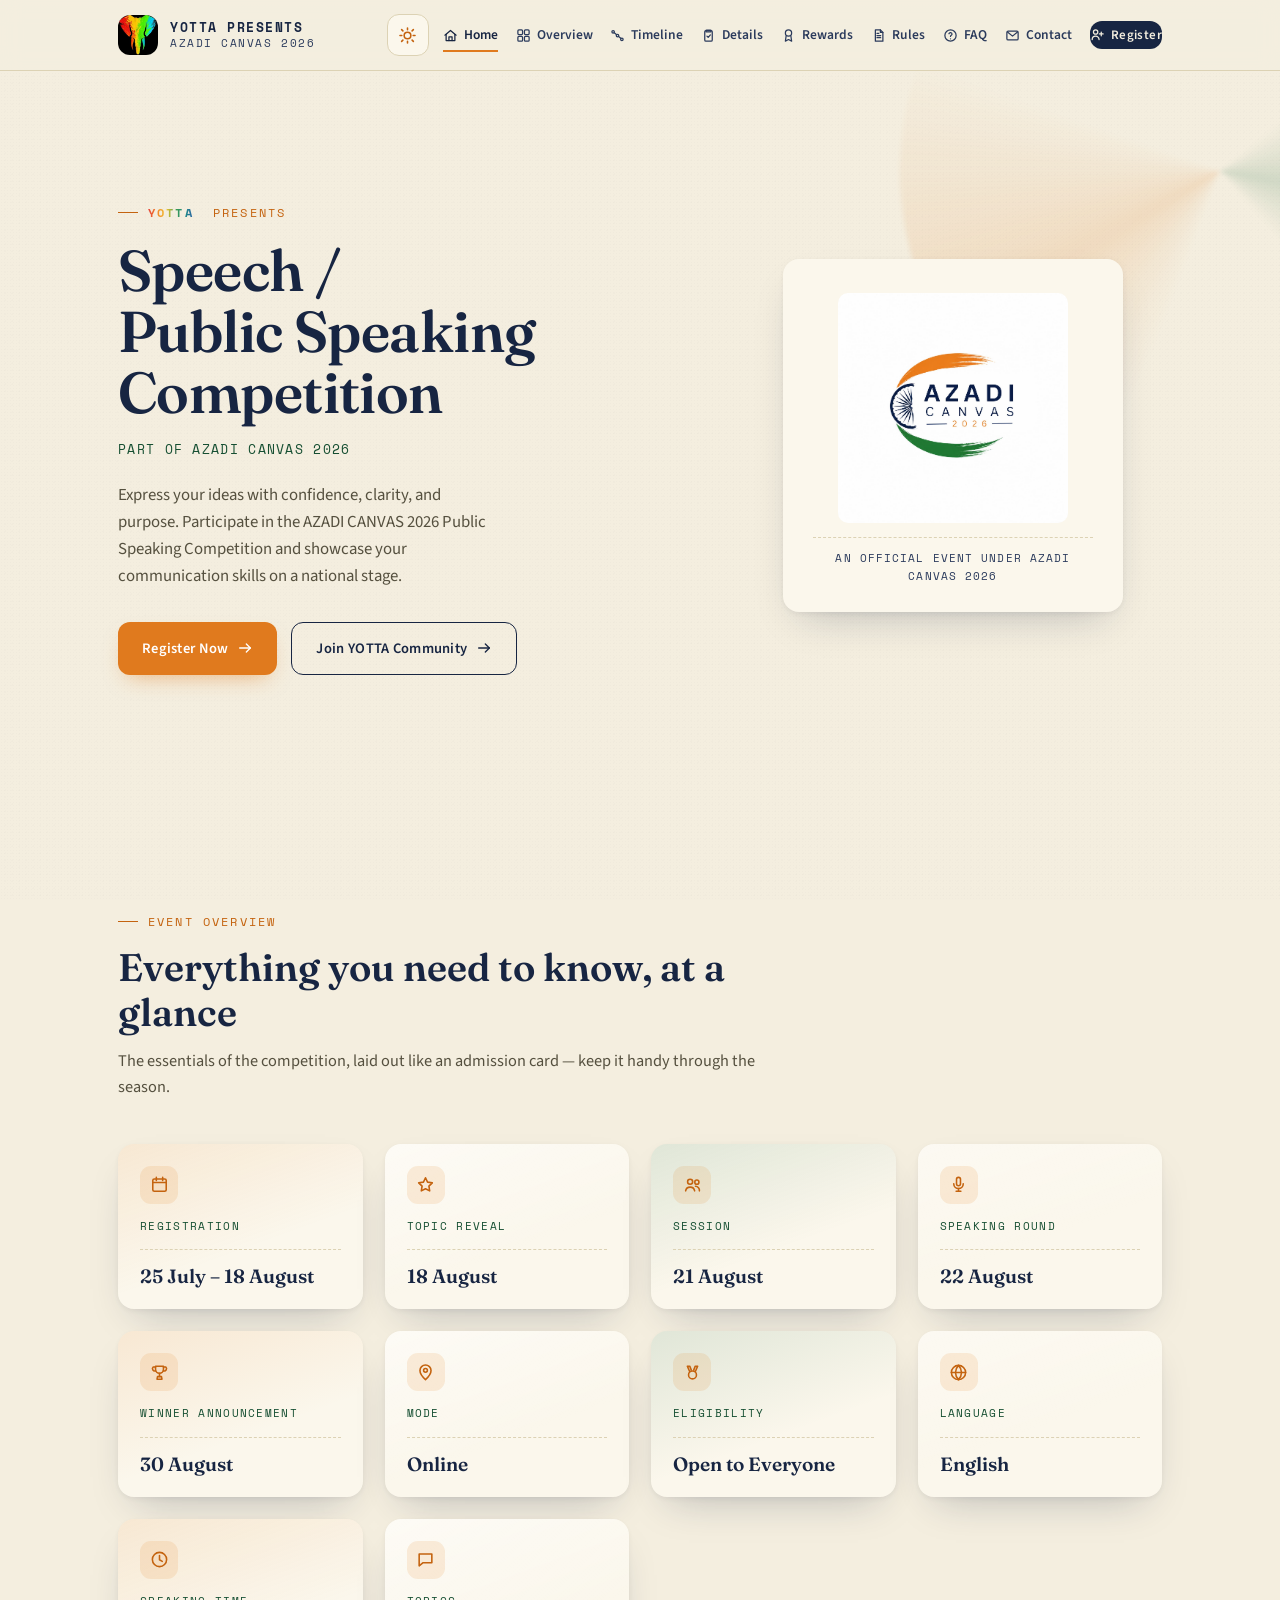
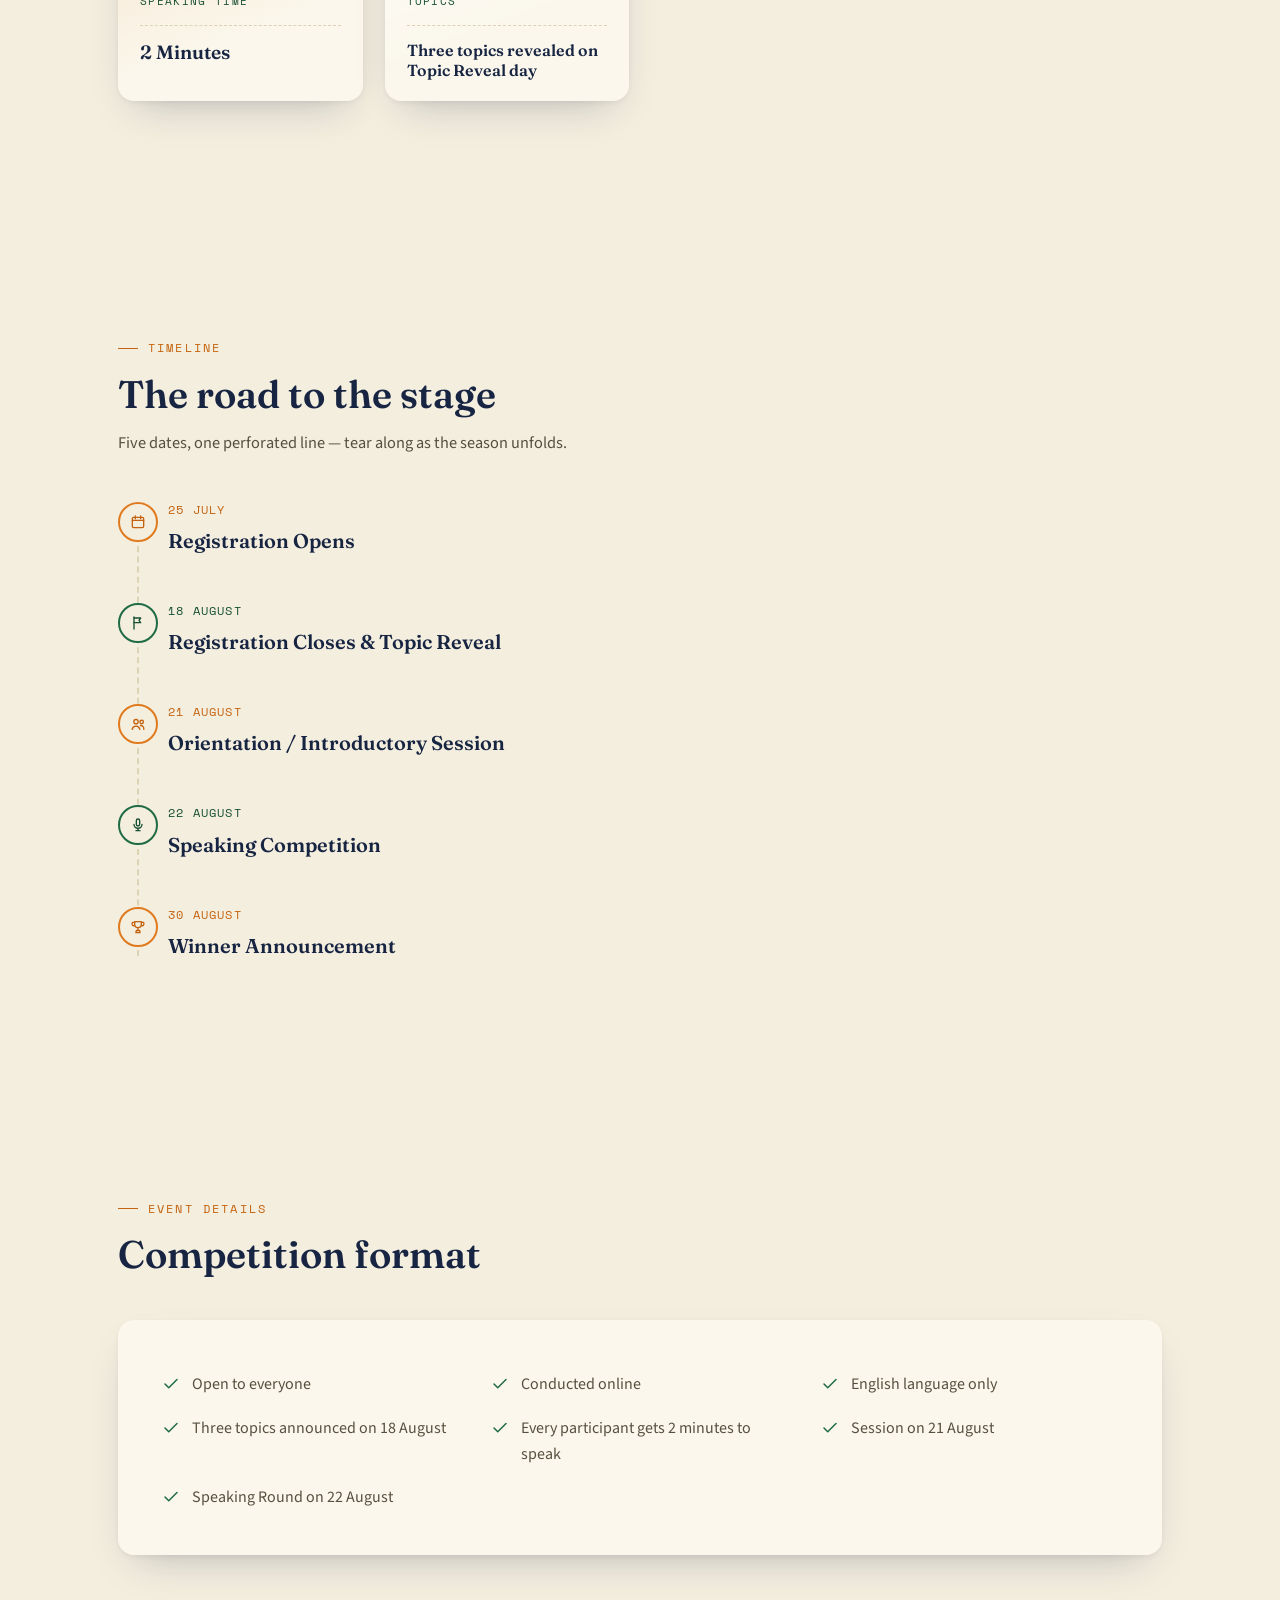
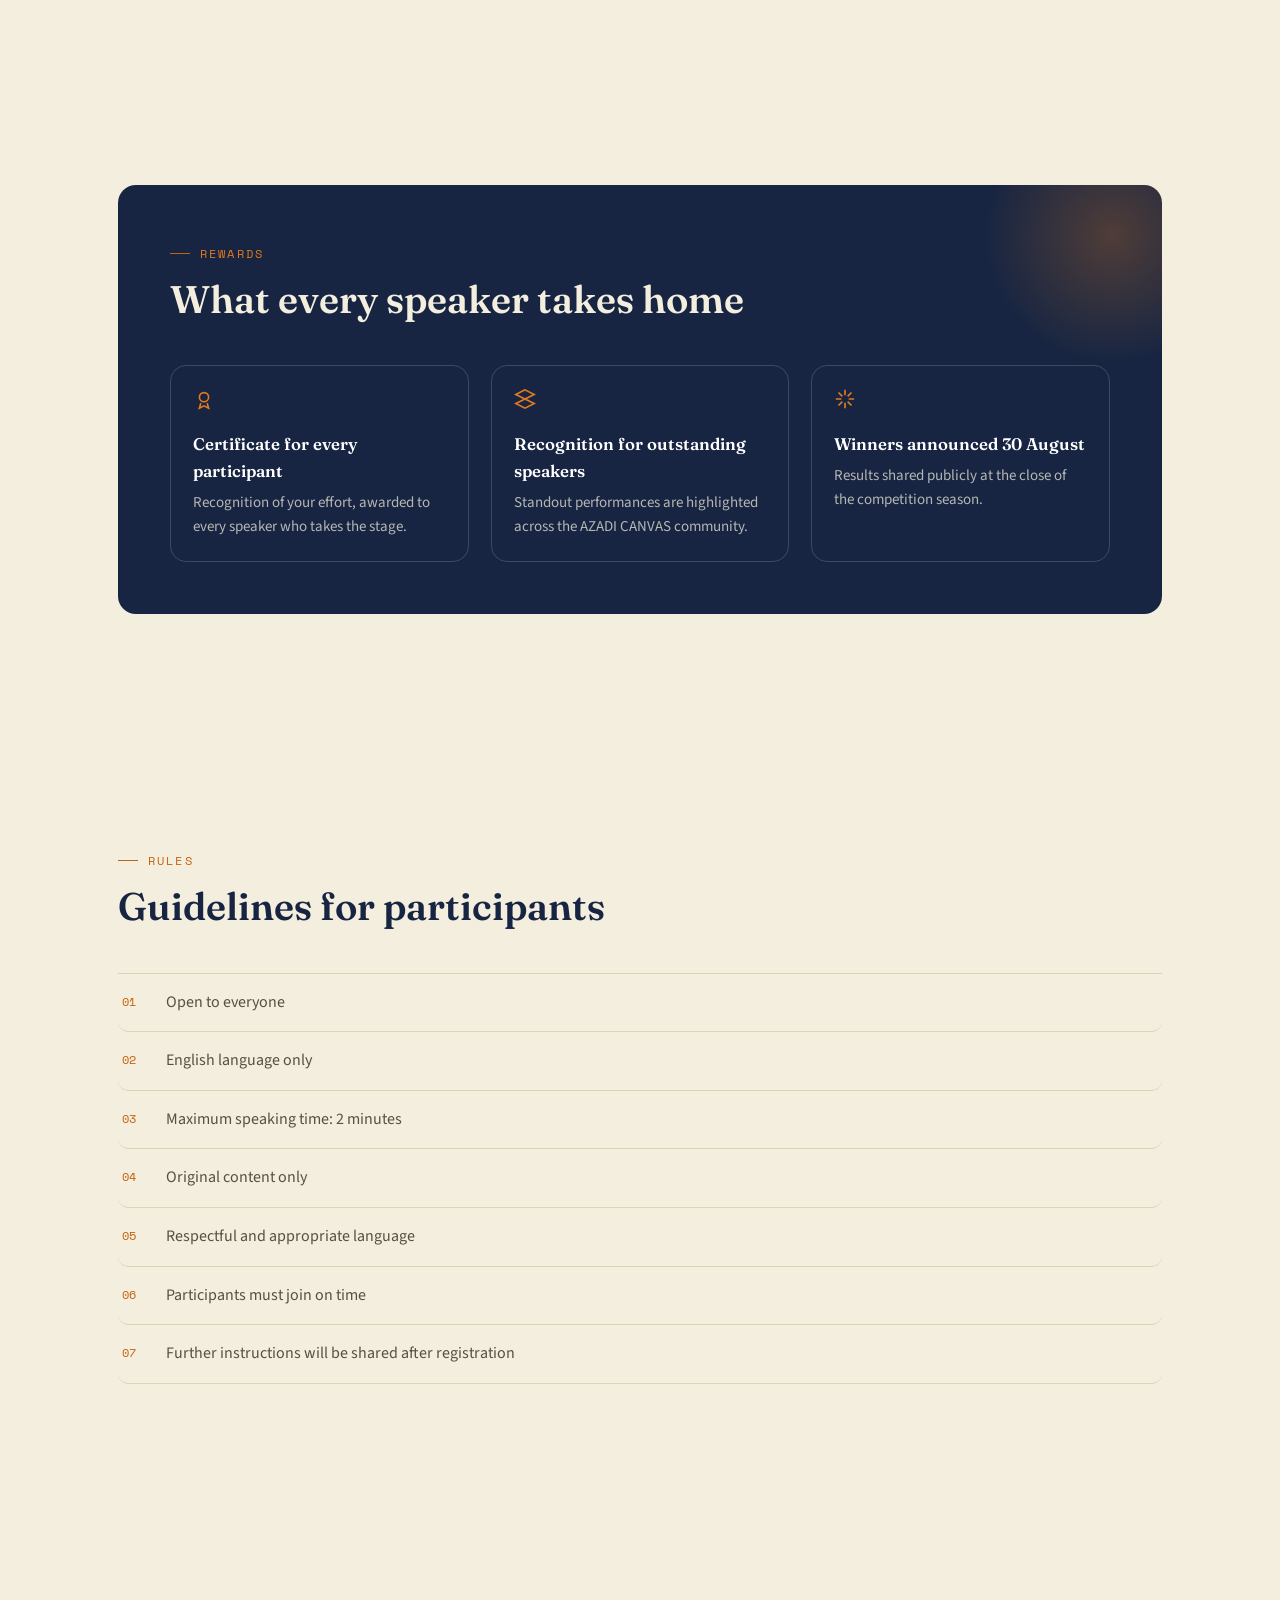
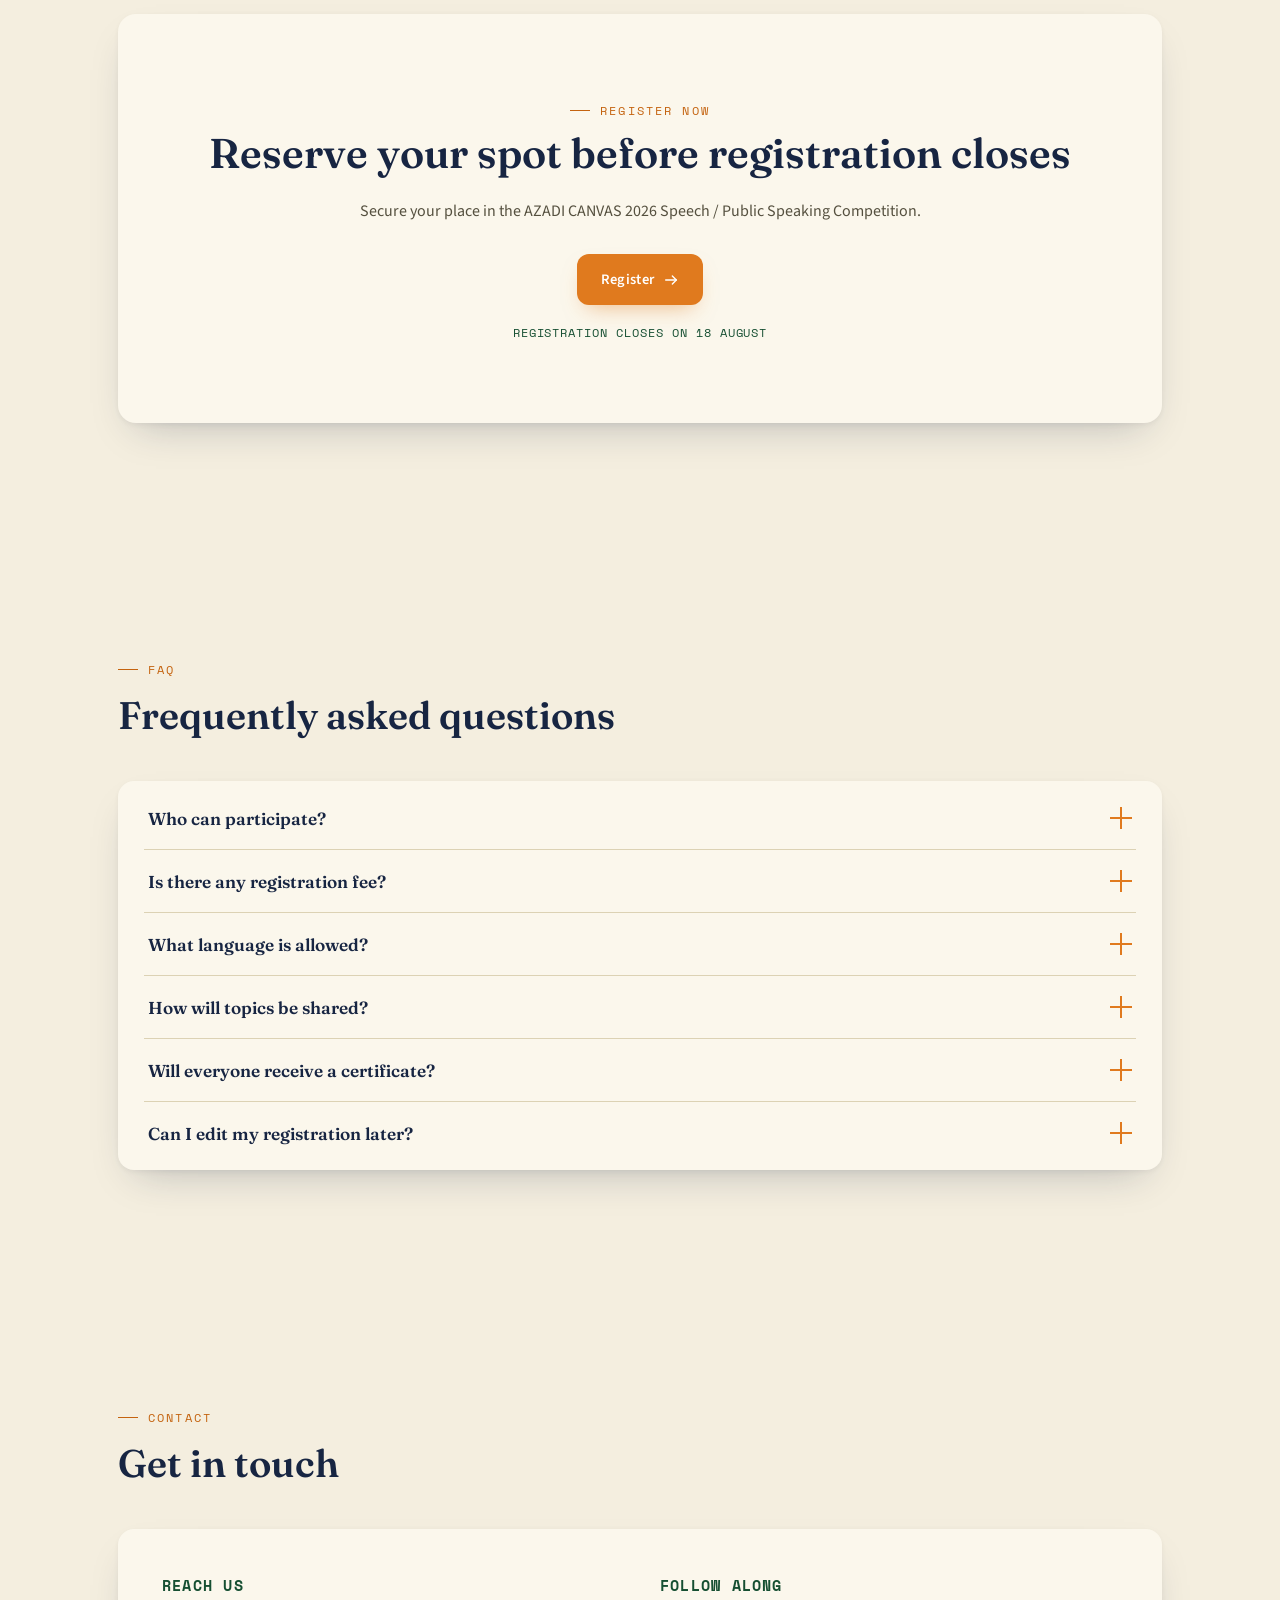
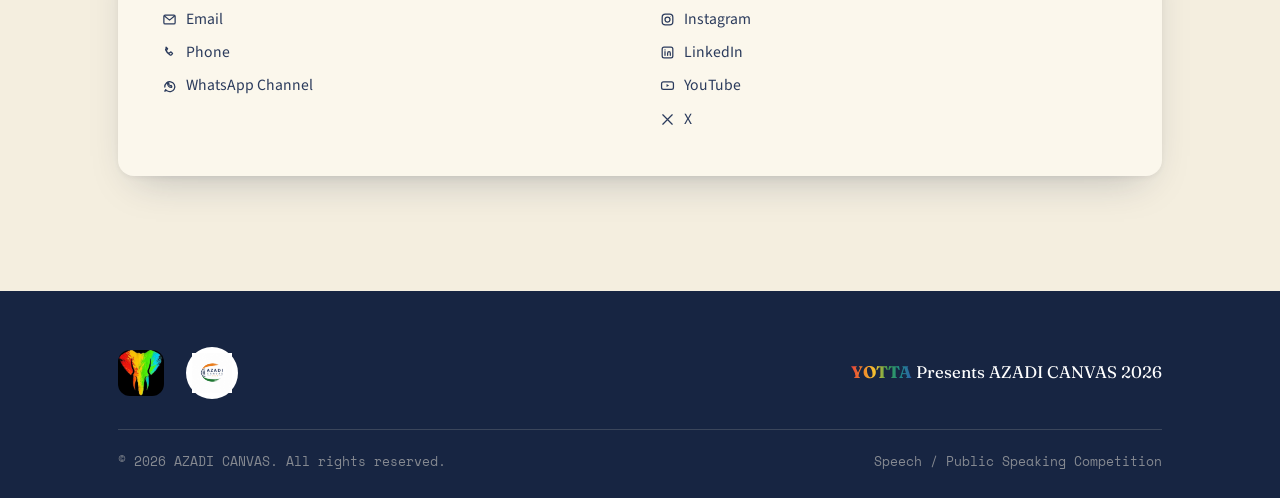
<file: index (1).html>
<!DOCTYPE html>
<html lang="en">
<head>
<meta charset="UTF-8">
<meta name="viewport" content="width=device-width, initial-scale=1.0">

<!-- ============================================================
     THEME INIT (runs before first paint to avoid a light/dark
     flash). Reads saved choice from localStorage, falls back to
     the visitor's OS preference on their very first visit.
============================================================ -->
<script>
(function(){
  try{
    var saved = localStorage.getItem('acv-theme');
    var theme = saved || (window.matchMedia && window.matchMedia('(prefers-color-scheme: dark)').matches ? 'dark' : 'light');
    document.documentElement.setAttribute('data-theme', theme);
  }catch(e){ document.documentElement.setAttribute('data-theme','light'); }
})();
</script>

<title>Speech / Public Speaking Competition — AZADI CANVAS 2026 | YOTTA Presents</title>
<meta name="description" content="YOTTA Presents the AZADI CANVAS 2026 Speech / Public Speaking Competition. Express your ideas with confidence, clarity, and purpose on a national stage.">

<!-- ============================================================
     FONTS — unchanged from the original identity.
     Display : Fraunces  — editorial serif, dialled to a soft,
               ceremonial weight for headings.
     Body    : Source Sans 3 — quiet, legible humanist sans.
     Utility : Space Mono — typewriter/ticket-stub voice used for
               dates, eyebrows and the "admission ticket" motif.
============================================================ -->
<link rel="preconnect" href="https://fonts.googleapis.com">
<link rel="preconnect" href="https://fonts.gstatic.com" crossorigin>
<link href="https://fonts.googleapis.com/css2?family=Fraunces:ital,opsz,wght@0,9..144,400;0,9..144,500;0,9..144,600;0,9..144,700;1,9..144,500&family=Source+Sans+3:wght@400;500;600;700&family=Space+Mono:wght@400;700&display=swap" rel="stylesheet">

<style>
/* ==========================================================================
   0. DESIGN TOKENS
   Every colour / type / spacing decision on the page is derived from
   this block. Edit here to re-skin the whole page.

   NEW: colours are split into (a) raw brand tokens — the fixed AZADI
   CANVAS palette, which barely change between themes — and (b) semantic
   role tokens (--bg-page, --text-primary, etc.) which DO switch under
   [data-theme="dark"]. Every rule below reads the semantic tokens, so
   the whole page re-themes from these two blocks alone.
   ========================================================================== */
:root{
  /* --- raw brand colour: AZADI CANVAS palette, kept subtle & elegant --- */
  --navy:        #172542;
  --navy-soft:   #2b3b5c;
  --saffron:     #E07A1E;
  --saffron-deep:#C4630F;
  --green:       #1E6B44;
  --green-deep:  #164F32;
  --white:       #FFFFFF;

  /* --- YOTTA gradient, sampled from the YOTTA elephant mark (constant across themes) --- */
  --yotta-gradient: linear-gradient(90deg,#E7423A 0%,#F0872A 20%,#F4C430 40%,#3E9B4F 60%,#1E8C86 80%,#2F5FA8 100%);

  /* --- type (unchanged) --- */
  --font-display: "Fraunces", Georgia, serif;
  --font-body: "Source Sans 3", -apple-system, BlinkMacSystemFont, sans-serif;
  --font-mono: "Space Mono", "Courier New", monospace;

  /* --- rhythm --- */
  --section-pad: clamp(64px, 9vw, 128px);
  --radius: 16px;        /* NEW: premium rounded corners for cards      */
  --radius-sm: 12px;     /* NEW: buttons, chips, badges                 */
  --radius-lg: 18px;     /* NEW: large CTA / hero panels                */
  --nav-offset: 96px;    /* NEW: sticky-nav scroll offset               */
  --t: 320ms ease;       /* NEW: shared transition timing (theme + hover) */

  /* ---- LIGHT MODE semantic roles (default) ---- */
  --bg-page:        #F4EEDF;  /* soft paper beige — page background   */
  --bg-card:        #FBF7EC;  /* lighter paper for cards               */
  --bg-inverse:     var(--navy); /* dark "ink" panels: rewards, footer, nav CTA */
  --text-primary:   var(--navy);
  --text-secondary: var(--navy-soft);
  --text-soft:      #55503f;  /* muted body text on paper              */
  --text-on-inverse:#F4EEDF;
  --text-accent-saffron: var(--saffron-deep);
  --text-accent-green:   var(--green-deep);
  --border-color:   #DCD2B4;
  --shadow:         0 18px 40px -18px rgba(23,37,66,0.28), 0 2px 6px rgba(23,37,66,0.06);
  --shadow-hover:   0 26px 52px -20px rgba(23,37,66,0.34), 0 6px 14px rgba(23,37,66,0.10);
  --nav-bg:         rgba(244,238,223,0.92);
  --texture-dot-a:  rgba(23,37,66,0.035);
  --texture-dot-b:  rgba(23,37,66,0.025);
}

/* ---- DARK MODE — an elegant ink-and-parchment-by-candlelight variant,
        not a simple colour inversion. Backgrounds move to a deep,
        warm-tinted navy (never pure black); ink panels (rewards/footer)
        go a shade darker still so they keep reading as accents; accent
        colours are lifted slightly so they stay legible as text. ---- */
[data-theme="dark"]{
  --bg-page:        #141F30;
  --bg-card:        #1B2A40;
  --bg-inverse:     #0B131F;
  --text-primary:   #F2ECDC;
  --text-secondary: #B9C4D9;
  --text-soft:      #B9AF97;
  --text-on-inverse:#F2ECDC;
  --text-accent-saffron: #F2A35C;
  --text-accent-green:   #74C89B;
  --border-color:   rgba(242,236,220,0.14);
  --shadow:         0 20px 46px -18px rgba(0,0,0,0.55), 0 2px 8px rgba(0,0,0,0.3);
  --shadow-hover:   0 30px 60px -20px rgba(0,0,0,0.6), 0 8px 18px rgba(0,0,0,0.35);
  --nav-bg:         rgba(20,31,48,0.88);
  --texture-dot-a:  rgba(242,236,220,0.045);
  --texture-dot-b:  rgba(242,236,220,0.03);
}

/* ==========================================================================
   1. RESET & BASE
   ========================================================================== */
*,*::before,*::after{ box-sizing:border-box; }
html{ scroll-behavior:smooth; }
@media (prefers-reduced-motion: reduce){
  html{ scroll-behavior:auto; }
  *,*::before,*::after{ animation-duration:0.001ms !important; animation-iteration-count:1 !important; transition-duration:0.001ms !important; }
}
body{
  margin:0;
  background:var(--bg-page);
  color:var(--text-primary);
  font-family:var(--font-body);
  font-size:16px;
  line-height:1.6;
  -webkit-font-smoothing:antialiased;
  overflow-x:hidden;
  transition:background-color var(--t), color var(--t);
}
img{ max-width:100%; display:block; }
a{ color:inherit; text-decoration:none; }
ul{ margin:0; padding:0; list-style:none; }
h1,h2,h3,h4{ margin:0; font-family:var(--font-display); font-weight:600; color:var(--text-primary); transition:color var(--t); }
p{ margin:0; }
button{ font-family:inherit; cursor:pointer; }
::selection{ background:var(--saffron); color:var(--white); }

/* focus visibility — accessibility floor */
a:focus-visible, button:focus-visible, summary:focus-visible{
  outline:2px solid var(--saffron);
  outline-offset:3px;
  border-radius:2px;
}

/* every section is scrollable to without hiding its heading behind the sticky nav */
section[id]{ scroll-margin-top: var(--nav-offset); }

.wrap{
  max-width:1140px;
  margin:0 auto;
  padding-left:clamp(20px,5vw,48px);
  padding-right:clamp(20px,5vw,48px);
}

/* subtle paper-grain texture applied globally via layered gradients (no external image request) */
body::before{
  content:"";
  position:fixed;
  inset:0;
  pointer-events:none;
  z-index:0;
  opacity:0.5;
  background-image:
    radial-gradient(var(--texture-dot-a) 1px, transparent 1px),
    radial-gradient(var(--texture-dot-b) 1px, transparent 1px);
  background-size: 3px 3px, 7px 7px;
  background-position: 0 0, 2px 3px;
  transition:opacity var(--t);
}

/* eyebrow label — ticket / stamp voice */
.eyebrow{
  display:inline-flex;
  align-items:center;
  gap:10px;
  font-family:var(--font-mono);
  font-size:12px;
  letter-spacing:0.18em;
  text-transform:uppercase;
  color:var(--text-accent-saffron);
  transition:color var(--t);
}
.eyebrow::before{
  content:"";
  width:20px; height:1px;
  background:var(--text-accent-saffron);
  transition:background-color var(--t);
}

/* YOTTA gradient text, reused wherever the word YOTTA appears */
.yotta-grad{
  background:var(--yotta-gradient);
  -webkit-background-clip:text;
  background-clip:text;
  color:transparent;
  font-weight:700;
}

/* ==========================================================================
   2. TORN / DECKLED PAPER EDGES  (unchanged technique, now theme-aware)
   ========================================================================== */
.torn-top, .torn-bottom{ position:relative; }
.torn-top::before, .torn-bottom::after{
  content:"";
  position:absolute;
  left:0; right:0;
  height:14px;
  background-color:var(--bg-card);
  transition:background-color var(--t);
}
.torn-top::before{
  top:-13px;
  clip-path:polygon(0% 100%,2% 30%,5% 90%,8% 20%,12% 80%,16% 10%,20% 70%,24% 25%,28% 95%,32% 15%,36% 75%,40% 30%,44% 90%,48% 10%,52% 70%,56% 20%,60% 85%,64% 15%,68% 75%,72% 30%,76% 90%,80% 10%,84% 70%,88% 25%,92% 95%,96% 15%,100% 100%,100% 100%,0 100%);
}
.torn-bottom::after{
  bottom:-13px;
  clip-path:polygon(0% 0%,4% 85%,8% 15%,12% 80%,16% 20%,20% 90%,24% 10%,28% 75%,32% 25%,36% 95%,40% 15%,44% 70%,48% 30%,52% 85%,56% 20%,60% 80%,64% 10%,68% 90%,72% 25%,76% 75%,80% 15%,84% 85%,88% 20%,92% 90%,96% 10%,100% 0%,100% 0%,0 0%);
}

.paper-card{
  background:var(--bg-card);
  box-shadow:var(--shadow);
  border-radius:var(--radius);
  transition:background-color var(--t), box-shadow var(--t), transform var(--t);
}

/* perforation row — the ticket-stub signature motif (utility, kept for future use) */
.perforation{ display:flex; gap:9px; padding:0 18px; }
.perforation span{
  width:8px; height:8px;
  border-radius:50%;
  background:var(--bg-page);
  box-shadow:inset 0 1px 2px rgba(23,37,66,0.25);
  flex:none;
  transition:background-color var(--t);
}

/* ==========================================================================
   ICON SYSTEM
   A single hidden <svg><symbol> sprite (see body) holds every icon used
   on the page; every visible icon is a lightweight <use> reference, so
   there is exactly one copy of each path to maintain.
   ========================================================================== */
.icon{
  width:18px; height:18px;
  flex:none;
  fill:none;
  stroke:currentColor;
}

/* ==========================================================================
   3. NAVIGATION
   ========================================================================== */
.site-nav{
  position:sticky;
  top:0;
  z-index:100;
  background:var(--nav-bg);
  backdrop-filter:blur(10px);
  border-bottom:1px solid var(--border-color);
  transition:background-color var(--t), border-color var(--t);
}
.nav-inner{
  display:flex;
  align-items:center;
  justify-content:space-between;
  gap:16px;
  padding-top:14px;
  padding-bottom:14px;
}
.nav-brand{
  display:flex;
  align-items:center;
  gap:12px;
  min-width:0;
}
.yotta-badge{
  width:40px; height:40px;
  border-radius:var(--radius-sm);
  background:var(--bg-inverse);
  display:flex; align-items:center; justify-content:center;
  overflow:hidden;
  flex:none;
  transition:background-color var(--t);
}
.yotta-badge img{ width:100%; height:100%; object-fit:cover; }
.nav-brand-text{
  font-family:var(--font-mono);
  font-size:11px;
  letter-spacing:0.14em;
  line-height:1.3;
  color:var(--text-secondary);
  text-transform:uppercase;
  white-space:nowrap;
  transition:color var(--t);
}
.nav-brand-text strong{
  display:block;
  font-size:13px;
  color:var(--text-primary);
  transition:color var(--t);
}

/* right-hand cluster: nav links + theme toggle + hamburger, grouped so the
   toggle stays visible even when the link list is collapsed on mobile */
.nav-right{
  display:flex;
  align-items:center;
  gap:14px;
  flex:none;
}

.nav-links{
  display:flex;
  align-items:center;
  gap:clamp(10px,1.4vw,22px);
  font-size:13.5px;
  font-weight:600;
}
.nav-links a{
  position:relative;
  display:flex;
  align-items:center;
  gap:6px;
  padding:4px 0;
  color:var(--text-secondary);
  transition:color 0.2s ease;
  white-space:nowrap;
}
.nav-links a .icon{ width:15px; height:15px; }
.nav-links a::after{
  content:"";
  position:absolute;
  left:0; right:100%;
  bottom:-2px;
  height:2px;
  background:var(--saffron);
  transition:right 0.25s ease;
}
.nav-links a:hover{ color:var(--text-primary); }
.nav-links a:hover::after{ right:0; }
/* active section highlight, set by the scroll-spy script */
.nav-links a.active{ color:var(--text-primary); }
.nav-links a.active::after{ right:0; }

.nav-cta{
  background:var(--bg-inverse);
  color:var(--text-on-inverse) !important;
  padding:9px 16px;
  border-radius:var(--radius-sm);
  font-size:13px;
  letter-spacing:0.03em;
  transition:background 0.2s ease, transform 0.2s ease;
}
.nav-cta:hover{ background:var(--green-deep); transform:translateY(-1px); }
.nav-cta::after{ display:none; } /* no underline sweep on the filled CTA */

/* ---- theme toggle switch ---- */
.theme-toggle{
  position:relative;
  width:42px; height:42px;
  border-radius:var(--radius-sm);
  border:1px solid var(--border-color);
  background:var(--bg-card);
  display:flex; align-items:center; justify-content:center;
  flex:none;
  transition:background-color var(--t), border-color var(--t), transform 0.2s ease;
}
.theme-toggle:hover{ transform:translateY(-2px); }
.theme-toggle .icon{
  position:absolute;
  width:19px; height:19px;
  color:var(--text-accent-saffron);
  transition:opacity 320ms ease, transform 420ms cubic-bezier(.4,0,.2,1), color var(--t);
}
.theme-toggle .icon-moon-ico{ opacity:0; transform:rotate(-70deg) scale(.6); }
.theme-toggle .icon-sun-ico{ opacity:1; transform:rotate(0) scale(1); }
[data-theme="dark"] .theme-toggle .icon-sun-ico{ opacity:0; transform:rotate(70deg) scale(.6); }
[data-theme="dark"] .theme-toggle .icon-moon-ico{ opacity:1; transform:rotate(0) scale(1); }

.nav-toggle{
  display:none;
  background:none;
  border:1px solid var(--text-primary);
  border-radius:var(--radius-sm);
  width:40px; height:36px;
  align-items:center;
  justify-content:center;
  flex:none;
  transition:border-color var(--t);
}
.nav-toggle span, .nav-toggle span::before, .nav-toggle span::after{
  content:"";
  display:block;
  width:18px; height:2px;
  background:var(--text-primary);
  position:relative;
  transition:transform 0.2s ease, opacity 0.2s ease, background-color var(--t);
}
.nav-toggle span::before{ position:absolute; top:-6px; }
.nav-toggle span::after{ position:absolute; top:6px; }
.nav-toggle[aria-expanded="true"] span{ background:transparent; }
.nav-toggle[aria-expanded="true"] span::before{ top:0; transform:rotate(45deg); }
.nav-toggle[aria-expanded="true"] span::after{ top:0; transform:rotate(-45deg); }

@media (max-width:960px){
  .nav-toggle{ display:flex; }
  .nav-links{
    position:absolute;
    top:100%; left:0; right:0;
    flex-direction:column;
    align-items:flex-start;
    background:var(--bg-card);
    border-bottom:1px solid var(--border-color);
    padding:18px clamp(20px,5vw,48px) 26px;
    gap:16px;
    max-height:0;
    overflow:hidden;
    opacity:0;
    transition:max-height 0.3s ease, opacity 0.25s ease, background-color var(--t);
  }
  .nav-links.open{ max-height:520px; opacity:1; }
  .nav-cta{ align-self:flex-start; }
}

/* ==========================================================================
   4. HERO
   ========================================================================== */
.hero{
  position:relative;
  padding-top:calc(var(--section-pad) + 10px);
  padding-bottom:var(--section-pad);
  overflow:hidden;
}
/* faint tricolour brush arc, redrawn in CSS — echoes the AZADI mark
   without reusing the logo file as a background element */
.hero::before{
  content:"";
  position:absolute;
  top:-220px; right:-260px;
  width:640px; height:640px;
  border-radius:50%;
  background:
    conic-gradient(from 200deg,
      transparent 0deg,
      rgba(224,122,30,0.16) 40deg,
      transparent 90deg,
      transparent 210deg,
      rgba(30,107,68,0.16) 260deg,
      transparent 300deg);
  filter:blur(2px);
  z-index:0;
}
.hero-inner{
  position:relative;
  z-index:1;
  display:grid;
  grid-template-columns:1.15fr 0.85fr;
  gap:clamp(30px,5vw,60px);
  align-items:center;
}
.hero-copy .eyebrow{ margin-bottom:18px; }
.hero-copy h1{
  font-size:clamp(2.3rem, 4.6vw, 3.6rem);
  line-height:1.06;
  letter-spacing:-0.01em;
  margin-bottom:16px;
}
.hero-copy .subtitle{
  font-family:var(--font-mono);
  font-size:13px;
  letter-spacing:0.1em;
  text-transform:uppercase;
  color:var(--text-accent-green);
  margin-bottom:22px;
  display:block;
  transition:color var(--t);
}
.hero-copy .desc{
  max-width:46ch;
  color:var(--text-soft);
  font-size:1.05rem;
  margin-bottom:32px;
  transition:color var(--t);
}
.hero-actions{
  display:flex;
  flex-wrap:wrap;
  gap:14px;
}
.btn{
  display:inline-flex;
  align-items:center;
  gap:9px;
  padding:14px 24px;
  border-radius:var(--radius-sm);
  font-weight:600;
  font-size:14.5px;
  letter-spacing:0.02em;
  transition:transform 0.25s ease, box-shadow 0.25s ease, background-color 0.25s ease, color 0.25s ease, border-color 0.25s ease;
}
.btn .icon{ width:16px; height:16px; transition:transform 0.25s ease; }
.btn:hover .icon{ transform:translateX(3px); }
.btn-primary{
  background:var(--saffron);
  color:var(--white);
  box-shadow:0 10px 22px -10px rgba(224,122,30,0.55);
}
.btn-primary:hover{ background:var(--saffron-deep); transform:translateY(-3px); box-shadow:0 16px 30px -12px rgba(224,122,30,0.6); }
.btn-secondary{
  background:transparent;
  color:var(--text-primary);
  border:1.5px solid var(--text-primary);
}
.btn-secondary:hover{ background:var(--bg-inverse); color:var(--text-on-inverse); border-color:var(--bg-inverse); transform:translateY(-3px); }

.hero-mark{
  position:relative;
  display:flex;
  justify-content:center;
}
.hero-mark-card{
  background:var(--bg-card);
  padding:34px 30px 26px;
  box-shadow:var(--shadow);
  max-width:340px;
  text-align:center;
  border-radius:var(--radius);
  transition:background-color var(--t), box-shadow var(--t), transform var(--t);
}
.hero-mark-card:hover{ transform:translateY(-6px); box-shadow:var(--shadow-hover); }
.hero-mark-card img{
  width:100%;
  max-width:230px;
  margin:0 auto 14px;
  border-radius:10px;
}
.hero-mark-caption{
  font-family:var(--font-mono);
  font-size:11px;
  letter-spacing:0.1em;
  text-transform:uppercase;
  color:var(--text-secondary);
  border-top:1px dashed var(--border-color);
  padding-top:12px;
  transition:color var(--t), border-color var(--t);
}

@media (max-width:860px){
  .hero-inner{ grid-template-columns:1fr; }
  .hero-mark{ order:-1; }
  .hero-mark-card{ max-width:260px; }
}

/* ==========================================================================
   5. SECTION SCAFFOLD
   ========================================================================== */
section{
  position:relative;
  z-index:1;
  padding-top:var(--section-pad);
  padding-bottom:var(--section-pad);
}
.section-head{
  max-width:640px;
  margin-bottom:44px;
}
.section-head .eyebrow{ margin-bottom:14px; }
.section-head h2{
  font-size:clamp(1.8rem,3vw,2.5rem);
  line-height:1.15;
  margin-bottom:14px;
}
.section-head p{ color:var(--text-soft); font-size:1.02rem; transition:color var(--t); }

.hairline{
  border:none;
  border-top:1px solid var(--border-color);
  margin:0;
  transition:border-color var(--t);
}

/* reveal-on-scroll (gentle fade only, no flashy motion) */
.reveal{
  opacity:0;
  transform:translateY(16px);
  transition:opacity 0.7s ease, transform 0.7s ease;
}
.reveal.is-visible{ opacity:1; transform:translateY(0); }

/* ==========================================================================
   6. EVENT OVERVIEW — perforated ticket cards
   FIX: the divider between label and value used to be an absolutely
   positioned line pinned to a fixed offset from the bottom of the card.
   Cards with longer wrapped text (e.g. "Topics") could grow taller than
   that fixed offset, so the line drifted up and crossed the text. The
   divider is now a normal border-bottom sitting in the document flow
   under the icon+label group, so it always stays put relative to its
   own content and never escapes the card, whatever the text length.
   ========================================================================== */
.overview-grid{
  display:grid;
  grid-template-columns:repeat(auto-fit,minmax(210px,1fr));
  gap:22px;
}
.ticket-card{
  background:var(--bg-card);
  box-shadow:var(--shadow);
  padding:22px 22px 20px;
  position:relative;
  border-radius:var(--radius);
  overflow:hidden;
  display:flex;
  flex-direction:column;
  gap:14px;
  transition:transform var(--t), box-shadow var(--t), background-color var(--t), filter var(--t);
}
.ticket-card:hover{
  transform:translateY(-6px);
  box-shadow:var(--shadow-hover);
  filter:brightness(1.02);
}
/* gentle tint overlays — translucent, so they adapt automatically to
   whichever theme's --bg-card is underneath instead of hard-coding a
   light-only hex per tint */
.ticket-card.tint-cream{   background:linear-gradient(160deg, rgba(255,255,255,0.5), transparent 60%), var(--bg-card); }
.ticket-card.tint-saffron{ background:linear-gradient(160deg, rgba(224,122,30,0.12), transparent 60%), var(--bg-card); }
.ticket-card.tint-green{   background:linear-gradient(160deg, rgba(30,107,68,0.12), transparent 60%), var(--bg-card); }
.ticket-card.tint-ivory{   background:linear-gradient(160deg, rgba(255,255,255,0.32), transparent 55%), var(--bg-card); }

.ticket-card .tk-icon{
  width:38px; height:38px;
  border-radius:11px;
  display:flex; align-items:center; justify-content:center;
  background:rgba(224,122,30,0.13);
  color:var(--text-accent-saffron);
  transition:color var(--t), background-color var(--t);
}
.ticket-card .tk-icon .icon{ width:19px; height:19px; }
.ticket-card .tk-head{
  display:flex;
  flex-direction:column;
  gap:10px;
  padding-bottom:14px;
  border-bottom:1px dashed var(--border-color);
  transition:border-color var(--t);
}
.ticket-card .tk-label{
  font-family:var(--font-mono);
  font-size:11px;
  letter-spacing:0.12em;
  text-transform:uppercase;
  color:var(--text-accent-green);
  transition:color var(--t);
}
.ticket-card .tk-value{
  font-family:var(--font-display);
  font-weight:600;
  font-size:1.2rem;
  color:var(--text-primary);
  line-height:1.3;
  transition:color var(--t);
}

/* ==========================================================================
   7. TIMELINE — the signature "ticket spine" perforation
   ========================================================================== */
.timeline{
  position:relative;
  padding-left:50px;
}
.timeline::before{
  /* the dashed perforation spine — scoped to the timeline component only,
     so it never reaches into the overview cards above it */
  content:"";
  position:absolute;
  left:19px; top:6px; bottom:6px;
  width:0;
  border-left:2.5px dashed var(--border-color);
  transition:border-color var(--t);
}
.tl-item{
  position:relative;
  padding-bottom:44px;
}
.tl-item:last-child{ padding-bottom:0; }
.tl-node{
  position:absolute;
  left:-50px;
  top:2px;
  width:40px; height:40px;
  border-radius:50%;
  background:var(--bg-page);
  border:2.5px solid var(--saffron);
  color:var(--text-accent-saffron);
  display:flex;
  align-items:center;
  justify-content:center;
  transition:background-color var(--t), color var(--t), transform var(--t), box-shadow var(--t);
}
.tl-node .icon{ width:16px; height:16px; }
.tl-item.is-milestone .tl-node{ border-color:var(--green); color:var(--text-accent-green); }
.tl-item:hover .tl-node{ transform:scale(1.08); box-shadow:0 6px 16px -6px rgba(23,37,66,0.35); }
.tl-date{
  font-family:var(--font-mono);
  font-size:12px;
  letter-spacing:0.1em;
  text-transform:uppercase;
  color:var(--text-accent-saffron);
  margin-bottom:6px;
  transition:color var(--t);
}
.tl-item.is-milestone .tl-date{ color:var(--text-accent-green); }
.tl-title{
  font-family:var(--font-display);
  font-weight:600;
  font-size:1.25rem;
  color:var(--text-primary);
  transition:color var(--t);
}

/* ==========================================================================
   8. EVENT DETAILS / FORMAT
   ========================================================================== */
.detail-card{ padding:clamp(28px,4vw,44px); }
.detail-card:hover{ transform:translateY(-4px); box-shadow:var(--shadow-hover); }
.detail-list{
  display:grid;
  grid-template-columns:repeat(auto-fit,minmax(240px,1fr));
  gap:18px 32px;
  margin-top:8px;
}
.detail-list li{
  display:flex;
  gap:12px;
  align-items:flex-start;
  font-size:1rem;
  color:var(--text-soft);
  transition:color var(--t);
}
.detail-list li .icon{ margin-top:3px; color:var(--green); }

/* ==========================================================================
   9. REWARDS — highlighted panel
   ========================================================================== */
.rewards{
  background:var(--bg-inverse);
  color:var(--text-on-inverse);
  border-radius:var(--radius-lg);
  padding:clamp(30px,5vw,52px);
  position:relative;
  overflow:hidden;
  transition:background-color var(--t), color var(--t);
}
.rewards::before{
  content:"";
  position:absolute;
  right:-80px; top:-80px;
  width:260px; height:260px;
  border-radius:50%;
  background:radial-gradient(circle, rgba(224,122,30,0.28), transparent 70%);
}
.rewards h2{ color:var(--text-on-inverse); }
.rewards .section-head p{ color:rgba(244,238,223,0.75); }
.rewards-grid{
  display:grid;
  grid-template-columns:repeat(auto-fit,minmax(220px,1fr));
  gap:22px;
  position:relative;
  z-index:1;
}
.reward-item{
  border:1px solid rgba(244,238,223,0.18);
  border-radius:var(--radius);
  padding:22px;
  transition:transform var(--t), background-color var(--t), border-color var(--t);
}
.reward-item:hover{ transform:translateY(-6px); background-color:rgba(244,238,223,0.06); }
.reward-item .r-icon{ color:var(--saffron); margin-bottom:12px; width:22px; height:22px; }
.reward-item h4{ color:var(--white); font-size:1.05rem; margin-bottom:6px; }
.reward-item p{ color:rgba(244,238,223,0.72); font-size:0.94rem; }

/* ==========================================================================
   10. RULES
   ========================================================================== */
.rules-list{
  display:grid;
  gap:0;
  border-top:1px solid var(--border-color);
  transition:border-color var(--t);
}
.rules-list li{
  display:flex;
  gap:18px;
  align-items:flex-start;
  padding:16px 4px;
  border-bottom:1px solid var(--border-color);
  border-radius:10px;
  transition:border-color var(--t), background-color var(--t);
}
.rules-list li:hover{ background-color:var(--bg-card); }
.rules-list li .r-num{
  font-family:var(--font-mono);
  font-size:12px;
  color:var(--text-accent-saffron);
  flex:none;
  width:26px;
  padding-top:2px;
  transition:color var(--t);
}
.rules-list li p{ color:var(--text-soft); transition:color var(--t); }

/* ==========================================================================
   11. REGISTRATION CTA BAND
   ========================================================================== */
.register-band{
  text-align:center;
  padding:clamp(50px,7vw,80px) clamp(24px,6vw,60px);
  background:var(--bg-card);
  box-shadow:var(--shadow);
  border-radius:var(--radius-lg);
  transition:background-color var(--t), box-shadow var(--t);
}
.register-band h2{ font-size:clamp(1.9rem,3.4vw,2.6rem); margin-bottom:12px; }
.register-band p{ color:var(--text-soft); margin-bottom:30px; transition:color var(--t); }
.register-note{
  margin-top:18px;
  font-family:var(--font-mono);
  font-size:12px;
  letter-spacing:0.08em;
  text-transform:uppercase;
  color:var(--text-accent-green);
  transition:color var(--t);
}

/* ==========================================================================
   12. FAQ — accordion, now contained in its own rounded card
   ========================================================================== */
.faq-list{
  background:var(--bg-card);
  border-radius:var(--radius);
  box-shadow:var(--shadow);
  padding:6px 26px;
  transition:background-color var(--t), box-shadow var(--t);
}
.faq-item{ border-bottom:1px solid var(--border-color); transition:border-color var(--t); }
.faq-item:last-child{ border-bottom:none; }
.faq-q{
  width:100%;
  background:none;
  border:none;
  display:flex;
  align-items:center;
  justify-content:space-between;
  gap:16px;
  padding:20px 4px;
  text-align:left;
  font-family:var(--font-display);
  font-size:1.08rem;
  font-weight:600;
  color:var(--text-primary);
  transition:color var(--t);
}
.faq-q .plus{
  flex:none;
  width:22px; height:22px;
  position:relative;
}
.faq-q .plus::before, .faq-q .plus::after{
  content:"";
  position:absolute;
  background:var(--saffron);
  transition:transform 0.3s ease;
}
.faq-q .plus::before{ left:0; top:50%; width:100%; height:2px; transform:translateY(-50%); }
.faq-q .plus::after{ top:0; left:50%; width:2px; height:100%; transform:translateX(-50%); }
.faq-item[aria-expanded="true"] .plus::after{ transform:translateX(-50%) rotate(90deg); opacity:0; }
.faq-a{
  max-height:0;
  overflow:hidden;
  transition:max-height 0.35s ease, opacity 0.3s ease;
  opacity:0;
}
.faq-a-inner{ padding:0 4px 22px; color:var(--text-soft); max-width:64ch; transition:color var(--t); }
.faq-item[aria-expanded="true"] .faq-a{ opacity:1; }

/* ==========================================================================
   13. CONTACT
   ========================================================================== */
.contact-card{
  padding:clamp(28px,4vw,44px);
  display:grid;
  grid-template-columns:1fr 1fr;
  gap:30px 40px;
}
.contact-card:hover{ transform:translateY(-4px); box-shadow:var(--shadow-hover); }
.contact-block h4{
  font-size:0.95rem;
  text-transform:uppercase;
  letter-spacing:0.08em;
  font-family:var(--font-mono);
  color:var(--text-accent-green);
  margin-bottom:10px;
  transition:color var(--t);
}
.contact-links{ display:flex; flex-direction:column; gap:8px; }
.contact-links a{
  display:flex;
  align-items:center;
  gap:9px;
  color:var(--text-secondary);
  font-size:0.98rem;
  transition:color 0.2s ease, transform 0.2s ease;
}
.contact-links a .icon{ width:15px; height:15px; }
.contact-links a:hover{ color:var(--text-accent-saffron); transform:translateX(3px); }
@media (max-width:640px){ .contact-card{ grid-template-columns:1fr; } }

/* ==========================================================================
   14. FOOTER
   ========================================================================== */
.site-footer{
  background:var(--bg-inverse);
  color:rgba(244,238,223,0.82);
  padding:56px 0 26px;
  transition:background-color var(--t);
}
.footer-top{
  display:flex;
  flex-wrap:wrap;
  align-items:center;
  justify-content:space-between;
  gap:26px;
  padding-bottom:30px;
  border-bottom:1px solid rgba(244,238,223,0.16);
  margin-bottom:22px;
}
.footer-brands{
  display:flex;
  align-items:center;
  gap:22px;
}
.footer-brands .yotta-badge{ width:46px; height:46px; background:rgba(244,238,223,0.06); }
.footer-brands .azadi-mark{ width:52px; height:52px; border-radius:50%; background:var(--white); padding:6px; }
.footer-brands .azadi-mark img{ width:100%; height:100%; object-fit:contain; }
.footer-tagline{ font-family:var(--font-display); font-size:1.05rem; color:var(--white); }
.footer-tagline .yotta-grad{ font-family:var(--font-display); }
.footer-bottom{
  display:flex;
  flex-wrap:wrap;
  justify-content:space-between;
  gap:12px;
  font-size:12.5px;
  color:rgba(244,238,223,0.5);
  font-family:var(--font-mono);
}

/* ==========================================================================
   15. UTILITIES
   ========================================================================== */
.mt-64{ margin-top:64px; }
.visually-hidden{
  position:absolute; width:1px; height:1px; padding:0; margin:-1px;
  overflow:hidden; clip:rect(0,0,0,0); white-space:nowrap; border:0;
}
</style>
</head>
<body>

<!-- ==========================================================================
     ICON SPRITE
     One definition per icon; every visible icon on the page is a <use>
     reference to a <symbol> here, so there is a single source of truth
     for each shape and no duplicated path data across the file.
     ========================================================================== -->
<svg class="visually-hidden" aria-hidden="true" focusable="false">
  <defs>
    <symbol id="icon-home" viewBox="0 0 24 24" fill="none" stroke="currentColor" stroke-width="2" stroke-linecap="round" stroke-linejoin="round">
      <path d="M3 11.5 12 4l9 7.5"/><path d="M5 10v10h14V10"/><path d="M9.5 20v-6h5v6"/>
    </symbol>
    <symbol id="icon-grid" viewBox="0 0 24 24" fill="none" stroke="currentColor" stroke-width="2" stroke-linecap="round" stroke-linejoin="round">
      <rect x="3" y="3" width="7.5" height="7.5" rx="1.6"/><rect x="13.5" y="3" width="7.5" height="7.5" rx="1.6"/><rect x="3" y="13.5" width="7.5" height="7.5" rx="1.6"/><rect x="13.5" y="13.5" width="7.5" height="7.5" rx="1.6"/>
    </symbol>
    <symbol id="icon-route" viewBox="0 0 24 24" fill="none" stroke="currentColor" stroke-width="2" stroke-linecap="round" stroke-linejoin="round">
      <circle cx="5" cy="6" r="2"/><circle cx="12" cy="12" r="2"/><circle cx="19" cy="18" r="2"/><path d="M6.8 7.6 10.2 10.4M13.8 13.6 17.2 16.4"/>
    </symbol>
    <symbol id="icon-clipboard" viewBox="0 0 24 24" fill="none" stroke="currentColor" stroke-width="2" stroke-linecap="round" stroke-linejoin="round">
      <rect x="6" y="4" width="12" height="17" rx="2"/><path d="M9 3.5h6a1 1 0 0 1 1 1V6H8V4.5a1 1 0 0 1 1-1Z"/><path d="m9.5 13 2 2 3.5-4"/>
    </symbol>
    <symbol id="icon-award" viewBox="0 0 24 24" fill="none" stroke="currentColor" stroke-width="2" stroke-linecap="round" stroke-linejoin="round">
      <circle cx="12" cy="8" r="5"/><path d="M8.2 12.8 7 21l5-2.5L17 21l-1.2-8.2"/>
    </symbol>
    <symbol id="icon-scroll" viewBox="0 0 24 24" fill="none" stroke="currentColor" stroke-width="2" stroke-linecap="round" stroke-linejoin="round">
      <path d="M7 3h8l4 4v14H7Z"/><path d="M15 3v4h4"/><path d="M9.5 12h6M9.5 15.5h6M9.5 8.5h3"/>
    </symbol>
    <symbol id="icon-help" viewBox="0 0 24 24" fill="none" stroke="currentColor" stroke-width="2" stroke-linecap="round" stroke-linejoin="round">
      <circle cx="12" cy="12" r="9"/><path d="M9.5 9.2a2.5 2.5 0 0 1 4.9.8c0 1.7-2.4 1.6-2.4 3.5"/><path d="M12 17.2h.01"/>
    </symbol>
    <symbol id="icon-mail" viewBox="0 0 24 24" fill="none" stroke="currentColor" stroke-width="2" stroke-linecap="round" stroke-linejoin="round">
      <rect x="3" y="5" width="18" height="14" rx="2"/><path d="m4 6.5 8 6.5 8-6.5"/>
    </symbol>
    <symbol id="icon-user-plus" viewBox="0 0 24 24" fill="none" stroke="currentColor" stroke-width="2" stroke-linecap="round" stroke-linejoin="round">
      <circle cx="9" cy="8" r="3.5"/><path d="M3.5 20a5.5 5.5 0 0 1 11 0"/><path d="M18 8v6M15 11h6"/>
    </symbol>
    <symbol id="icon-arrow-right" viewBox="0 0 24 24" fill="none" stroke="currentColor" stroke-width="2" stroke-linecap="round" stroke-linejoin="round">
      <path d="M4 12h16"/><path d="m14 6 6 6-6 6"/>
    </symbol>
    <symbol id="icon-calendar" viewBox="0 0 24 24" fill="none" stroke="currentColor" stroke-width="2" stroke-linecap="round" stroke-linejoin="round">
      <rect x="3.5" y="5" width="17" height="15.5" rx="2"/><path d="M3.5 9.5h17M8 3v4M16 3v4"/>
    </symbol>
    <symbol id="icon-star" viewBox="0 0 24 24" fill="none" stroke="currentColor" stroke-width="2" stroke-linecap="round" stroke-linejoin="round">
      <path d="M12 3.5 14.6 9l6 .9-4.3 4.2 1 6-5.3-2.8-5.3 2.8 1-6-4.3-4.2 6-.9Z"/>
    </symbol>
    <symbol id="icon-users" viewBox="0 0 24 24" fill="none" stroke="currentColor" stroke-width="2" stroke-linecap="round" stroke-linejoin="round">
      <circle cx="9" cy="8.5" r="3.2"/><path d="M3.3 20a5.8 5.8 0 0 1 11.4 0"/><circle cx="17.5" cy="9" r="2.6"/><path d="M15.8 14.2A5 5 0 0 1 20.7 20"/>
    </symbol>
    <symbol id="icon-mic" viewBox="0 0 24 24" fill="none" stroke="currentColor" stroke-width="2" stroke-linecap="round" stroke-linejoin="round">
      <rect x="9.5" y="3" width="5" height="10.5" rx="2.5"/><path d="M6 11a6 6 0 0 0 12 0"/><path d="M12 17v3.5M9 20.5h6"/>
    </symbol>
    <symbol id="icon-trophy" viewBox="0 0 24 24" fill="none" stroke="currentColor" stroke-width="2" stroke-linecap="round" stroke-linejoin="round">
      <path d="M7 4h10v4a5 5 0 0 1-10 0Z"/><path d="M7 5H4a3 3 0 0 0 3 5"/><path d="M17 5h3a3 3 0 0 1-3 5"/><path d="M12 13v4"/><path d="M9.5 17.2h5l.6 3.3h-6.2Z"/>
    </symbol>
    <symbol id="icon-pin" viewBox="0 0 24 24" fill="none" stroke="currentColor" stroke-width="2" stroke-linecap="round" stroke-linejoin="round">
      <path d="M12 21s7-6.3 7-11.5A7 7 0 0 0 5 9.5C5 14.7 12 21 12 21Z"/><circle cx="12" cy="9.3" r="2.4"/>
    </symbol>
    <symbol id="icon-medal" viewBox="0 0 24 24" fill="none" stroke="currentColor" stroke-width="2" stroke-linecap="round" stroke-linejoin="round">
      <circle cx="12" cy="15" r="5"/><path d="m8.5 11-3-7h3l2 5"/><path d="m15.5 11 3-7h-3l-2 5"/>
    </symbol>
    <symbol id="icon-globe" viewBox="0 0 24 24" fill="none" stroke="currentColor" stroke-width="2" stroke-linecap="round" stroke-linejoin="round">
      <circle cx="12" cy="12" r="9"/><path d="M3 12h18"/><path d="M12 3c2.5 2.6 3.8 5.8 3.8 9s-1.3 6.4-3.8 9c-2.5-2.6-3.8-5.8-3.8-9S9.5 5.6 12 3Z"/>
    </symbol>
    <symbol id="icon-clock" viewBox="0 0 24 24" fill="none" stroke="currentColor" stroke-width="2" stroke-linecap="round" stroke-linejoin="round">
      <circle cx="12" cy="12" r="9"/><path d="M12 7v5.3l3.5 2"/>
    </symbol>
    <symbol id="icon-message" viewBox="0 0 24 24" fill="none" stroke="currentColor" stroke-width="2" stroke-linecap="round" stroke-linejoin="round">
      <path d="M4 5h16v11H9l-5 4Z"/>
    </symbol>
    <symbol id="icon-flag" viewBox="0 0 24 24" fill="none" stroke="currentColor" stroke-width="2" stroke-linecap="round" stroke-linejoin="round">
      <path d="M6 3v18"/><path d="M6 4.5h10l-2.5 3.5L16 11.5H6"/>
    </symbol>
    <symbol id="icon-check" viewBox="0 0 24 24" fill="none" stroke="currentColor" stroke-width="2" stroke-linecap="round" stroke-linejoin="round">
      <path d="M20 6 9 17l-5-5"/>
    </symbol>
    <symbol id="icon-sun" viewBox="0 0 24 24" fill="none" stroke="currentColor" stroke-width="2" stroke-linecap="round" stroke-linejoin="round">
      <circle cx="12" cy="12" r="4.2"/><path d="M12 2.5v2.3M12 19.2v2.3M4.6 4.6l1.6 1.6M17.8 17.8l1.6 1.6M2.5 12h2.3M19.2 12h2.3M4.6 19.4l1.6-1.6M17.8 6.2l1.6-1.6"/>
    </symbol>
    <symbol id="icon-moon" viewBox="0 0 24 24" fill="none" stroke="currentColor" stroke-width="2" stroke-linecap="round" stroke-linejoin="round">
      <path d="M20 14.5A8.5 8.5 0 1 1 9.5 4a7 7 0 0 0 10.5 10.5Z"/>
    </symbol>
    <symbol id="icon-instagram" viewBox="0 0 24 24" fill="none" stroke="currentColor" stroke-width="2" stroke-linecap="round" stroke-linejoin="round">
      <rect x="3.5" y="3.5" width="17" height="17" rx="5"/><circle cx="12" cy="12" r="4"/><circle cx="17.2" cy="6.8" r="0.6" fill="currentColor" stroke="none"/>
    </symbol>
    <symbol id="icon-linkedin" viewBox="0 0 24 24" fill="none" stroke="currentColor" stroke-width="2" stroke-linecap="round" stroke-linejoin="round">
      <rect x="3.5" y="3.5" width="17" height="17" rx="3"/><path d="M8 10.5v6M8 7.7v.1M12.2 16.5v-3.5c0-1.4 1-2.4 2.3-2.4s2 1 2 2.4v3.5"/>
    </symbol>
    <symbol id="icon-youtube" viewBox="0 0 24 24" fill="none" stroke="currentColor" stroke-width="2" stroke-linecap="round" stroke-linejoin="round">
      <rect x="2.5" y="6" width="19" height="12" rx="3"/><path d="M10.5 9.7v4.6l4-2.3Z" fill="currentColor" stroke="none"/>
    </symbol>
    <symbol id="icon-x" viewBox="0 0 24 24" fill="none" stroke="currentColor" stroke-width="2" stroke-linecap="round" stroke-linejoin="round">
      <path d="M4.5 4.5 19.5 19.5M19.5 4.5 4.5 19.5"/>
    </symbol>
    <symbol id="icon-whatsapp" viewBox="0 0 24 24" fill="none" stroke="currentColor" stroke-width="2" stroke-linecap="round" stroke-linejoin="round">
      <path d="M6 18.5 4.5 21l2.6-1.2A8 8 0 1 0 4.5 14.5"/><path d="M9 9.3c0 3 2.7 5.7 5.7 5.7.8 0 1.1-.7.9-1.3l-.5-1.2a.9.9 0 0 0-1-.5l-.9.2a4.6 4.6 0 0 1-2.4-2.4l.2-.9a.9.9 0 0 0-.5-1L9.3 7.4c-.6-.2-1.3.1-1.3.9Z"/>
    </symbol>
    <symbol id="icon-phone" viewBox="0 0 24 24" fill="none" stroke="currentColor" stroke-width="2" stroke-linecap="round" stroke-linejoin="round">
      <path d="M6.5 3.5 9 6 7 9c.8 2 2.3 3.5 4.2 4.2L14.4 11l2.5 2.5-1.4 2c-.5.7-1.4 1-2.2.6A14 14 0 0 1 5.9 8.1c-.4-.8-.1-1.7.6-2.2Z"/>
    </symbol>
  </defs>
</svg>

<!-- ==========================================================================
     NAVIGATION
     ========================================================================== -->
<header class="site-nav">
  <div class="wrap nav-inner">
    <div class="nav-brand">
      <span class="yotta-badge">
        <img src="[data-uri]" alt="YOTTA logo">
      </span>
      <span class="nav-brand-text">
        <strong>YOTTA Presents</strong>
        AZADI CANVAS 2026
      </span>
    </div>

    <div class="nav-right">
      <!-- Light / Dark theme switch. Remembers choice via localStorage;
           icon rotates and cross-fades between sun and moon. -->
      <button class="theme-toggle" id="themeToggle" type="button" aria-pressed="false" aria-label="Switch to dark mode" title="Toggle light / dark mode">
        <svg class="icon icon-sun-ico" aria-hidden="true"><use href="#icon-sun"/></svg>
        <svg class="icon icon-moon-ico" aria-hidden="true"><use href="#icon-moon"/></svg>
      </button>

      <button class="nav-toggle" aria-expanded="false" aria-controls="navLinks" aria-label="Toggle navigation menu">
        <span></span>
      </button>

      <nav class="nav-links" id="navLinks">
        <a href="#home"><svg class="icon" aria-hidden="true"><use href="#icon-home"/></svg><span>Home</span></a>
        <a href="#about"><svg class="icon" aria-hidden="true"><use href="#icon-grid"/></svg><span>Overview</span></a>
        <a href="#timeline"><svg class="icon" aria-hidden="true"><use href="#icon-route"/></svg><span>Timeline</span></a>
        <a href="#format"><svg class="icon" aria-hidden="true"><use href="#icon-clipboard"/></svg><span>Details</span></a>
        <a href="#rewards"><svg class="icon" aria-hidden="true"><use href="#icon-award"/></svg><span>Rewards</span></a>
        <a href="#rules"><svg class="icon" aria-hidden="true"><use href="#icon-scroll"/></svg><span>Rules</span></a>
        <a href="#faq"><svg class="icon" aria-hidden="true"><use href="#icon-help"/></svg><span>FAQ</span></a>
        <a href="#contact"><svg class="icon" aria-hidden="true"><use href="#icon-mail"/></svg><span>Contact</span></a>
        <a href="#register" class="nav-cta"><svg class="icon" aria-hidden="true"><use href="#icon-user-plus"/></svg><span>Register</span></a>
      </nav>
    </div>
  </div>
</header>

<!-- ==========================================================================
     HERO
     ========================================================================== -->
<section class="hero" id="home">
  <div class="wrap hero-inner">
    <div class="hero-copy reveal">
      <span class="eyebrow"><span class="yotta-grad" style="font-family:var(--font-mono);">YOTTA</span>&nbsp;Presents</span>
      <h1>Speech&nbsp;/ Public&nbsp;Speaking Competition</h1>
      <span class="subtitle">Part of AZADI CANVAS 2026</span>
      <p class="desc">Express your ideas with confidence, clarity, and purpose. Participate in the AZADI CANVAS 2026 Public Speaking Competition and showcase your communication skills on a national stage.</p>
      <div class="hero-actions">
        <a href="#" class="btn btn-primary">Register Now <svg class="icon" aria-hidden="true"><use href="#icon-arrow-right"/></svg></a>
        <a href="#" class="btn btn-secondary">Join YOTTA Community <svg class="icon" aria-hidden="true"><use href="#icon-arrow-right"/></svg></a>
      </div>
    </div>

    <div class="hero-mark reveal">
      <div class="hero-mark-card">
        <img src="[data-uri]" alt="AZADI CANVAS 2026 logo">
        <div class="hero-mark-caption">An official event under AZADI CANVAS 2026</div>
      </div>
    </div>
  </div>
</section>

<!-- ==========================================================================
     EVENT OVERVIEW
     ========================================================================== -->
<section id="about">
  <div class="wrap">
    <div class="section-head reveal">
      <span class="eyebrow">Event Overview</span>
      <h2>Everything you need to know, at a glance</h2>
      <p>The essentials of the competition, laid out like an admission card — keep it handy through the season.</p>
    </div>

    <div class="overview-grid reveal">
      <div class="ticket-card tint-saffron">
        <span class="tk-icon"><svg class="icon" aria-hidden="true"><use href="#icon-calendar"/></svg></span>
        <div class="tk-head">
          <div class="tk-label">Registration</div>
        </div>
        <div class="tk-value">25 July – 18 August</div>
      </div>
      <div class="ticket-card tint-cream">
        <span class="tk-icon"><svg class="icon" aria-hidden="true"><use href="#icon-star"/></svg></span>
        <div class="tk-head">
          <div class="tk-label">Topic Reveal</div>
        </div>
        <div class="tk-value">18 August</div>
      </div>
      <div class="ticket-card tint-green">
        <span class="tk-icon"><svg class="icon" aria-hidden="true"><use href="#icon-users"/></svg></span>
        <div class="tk-head">
          <div class="tk-label">Session</div>
        </div>
        <div class="tk-value">21 August</div>
      </div>
      <div class="ticket-card tint-ivory">
        <span class="tk-icon"><svg class="icon" aria-hidden="true"><use href="#icon-mic"/></svg></span>
        <div class="tk-head">
          <div class="tk-label">Speaking Round</div>
        </div>
        <div class="tk-value">22 August</div>
      </div>
      <div class="ticket-card tint-saffron">
        <span class="tk-icon"><svg class="icon" aria-hidden="true"><use href="#icon-trophy"/></svg></span>
        <div class="tk-head">
          <div class="tk-label">Winner Announcement</div>
        </div>
        <div class="tk-value">30 August</div>
      </div>
      <div class="ticket-card tint-cream">
        <span class="tk-icon"><svg class="icon" aria-hidden="true"><use href="#icon-pin"/></svg></span>
        <div class="tk-head">
          <div class="tk-label">Mode</div>
        </div>
        <div class="tk-value">Online</div>
      </div>
      <div class="ticket-card tint-green">
        <span class="tk-icon"><svg class="icon" aria-hidden="true"><use href="#icon-medal"/></svg></span>
        <div class="tk-head">
          <div class="tk-label">Eligibility</div>
        </div>
        <div class="tk-value">Open to Everyone</div>
      </div>
      <div class="ticket-card tint-ivory">
        <span class="tk-icon"><svg class="icon" aria-hidden="true"><use href="#icon-globe"/></svg></span>
        <div class="tk-head">
          <div class="tk-label">Language</div>
        </div>
        <div class="tk-value">English</div>
      </div>
      <div class="ticket-card tint-saffron">
        <span class="tk-icon"><svg class="icon" aria-hidden="true"><use href="#icon-clock"/></svg></span>
        <div class="tk-head">
          <div class="tk-label">Speaking Time</div>
        </div>
        <div class="tk-value">2 Minutes</div>
      </div>
      <div class="ticket-card tint-cream">
        <span class="tk-icon"><svg class="icon" aria-hidden="true"><use href="#icon-message"/></svg></span>
        <div class="tk-head">
          <div class="tk-label">Topics</div>
        </div>
        <div class="tk-value" style="font-size:1rem;">Three topics revealed on Topic Reveal day</div>
      </div>
    </div>
  </div>
</section>

<!-- ==========================================================================
     TIMELINE — perforated ticket-spine signature element
     ========================================================================== -->
<section id="timeline">
  <div class="wrap">
    <div class="section-head reveal">
      <span class="eyebrow">Timeline</span>
      <h2>The road to the stage</h2>
      <p>Five dates, one perforated line — tear along as the season unfolds.</p>
    </div>

    <div class="timeline reveal">
      <div class="tl-item">
        <span class="tl-node"><svg class="icon" aria-hidden="true"><use href="#icon-calendar"/></svg></span>
        <div class="tl-date">25 July</div>
        <div class="tl-title">Registration Opens</div>
      </div>

      <div class="tl-item is-milestone">
        <span class="tl-node"><svg class="icon" aria-hidden="true"><use href="#icon-flag"/></svg></span>
        <div class="tl-date">18 August</div>
        <div class="tl-title">Registration Closes &amp; Topic Reveal</div>
      </div>

      <div class="tl-item">
        <span class="tl-node"><svg class="icon" aria-hidden="true"><use href="#icon-users"/></svg></span>
        <div class="tl-date">21 August</div>
        <div class="tl-title">Orientation / Introductory Session</div>
      </div>

      <div class="tl-item is-milestone">
        <span class="tl-node"><svg class="icon" aria-hidden="true"><use href="#icon-mic"/></svg></span>
        <div class="tl-date">22 August</div>
        <div class="tl-title">Speaking Competition</div>
      </div>

      <div class="tl-item">
        <span class="tl-node"><svg class="icon" aria-hidden="true"><use href="#icon-trophy"/></svg></span>
        <div class="tl-date">30 August</div>
        <div class="tl-title">Winner Announcement</div>
      </div>
    </div>
  </div>
</section>

<!-- ==========================================================================
     EVENT DETAILS / FORMAT
     ========================================================================== -->
<section id="format">
  <div class="wrap">
    <div class="section-head reveal">
      <span class="eyebrow">Event Details</span>
      <h2>Competition format</h2>
    </div>

    <div class="paper-card detail-card reveal">
      <ul class="detail-list">
        <li><svg class="icon" aria-hidden="true"><use href="#icon-check"/></svg> Open to everyone</li>
        <li><svg class="icon" aria-hidden="true"><use href="#icon-check"/></svg> Conducted online</li>
        <li><svg class="icon" aria-hidden="true"><use href="#icon-check"/></svg> English language only</li>
        <li><svg class="icon" aria-hidden="true"><use href="#icon-check"/></svg> Three topics announced on 18 August</li>
        <li><svg class="icon" aria-hidden="true"><use href="#icon-check"/></svg> Every participant gets 2 minutes to speak</li>
        <li><svg class="icon" aria-hidden="true"><use href="#icon-check"/></svg> Session on 21 August</li>
        <li><svg class="icon" aria-hidden="true"><use href="#icon-check"/></svg> Speaking Round on 22 August</li>
      </ul>
    </div>
  </div>
</section>

<!-- ==========================================================================
     REWARDS
     ========================================================================== -->
<section id="rewards">
  <div class="wrap">
    <div class="rewards reveal">
      <div class="section-head">
        <span class="eyebrow" style="color:var(--saffron);">Rewards</span>
        <h2>What every speaker takes home</h2>
      </div>
      <div class="rewards-grid">
        <div class="reward-item">
          <svg class="r-icon" viewBox="0 0 24 24" fill="none" stroke="currentColor" stroke-width="1.8"><path d="M12 15a5 5 0 1 0 0-10 5 5 0 0 0 0 10Zm-3.5 1.5L7 22l5-2.5L17 22l-1.5-5.5"/></svg>
          <h4>Certificate for every participant</h4>
          <p>Recognition of your effort, awarded to every speaker who takes the stage.</p>
        </div>
        <div class="reward-item">
          <svg class="r-icon" viewBox="0 0 24 24" fill="none" stroke="currentColor" stroke-width="1.8"><path d="M12 2 2 7l10 5 10-5-10-5Zm0 10-10 5 10 5 10-5-10-5Z"/></svg>
          <h4>Recognition for outstanding speakers</h4>
          <p>Standout performances are highlighted across the AZADI CANVAS community.</p>
        </div>
        <div class="reward-item">
          <svg class="r-icon" viewBox="0 0 24 24" fill="none" stroke="currentColor" stroke-width="1.8"><path d="M12 2v6M12 22v-6M4.9 4.9l4.2 4.2M14.9 14.9l4.2 4.2M2 12h6M16 12h6M4.9 19.1l4.2-4.2M14.9 9.1l4.2-4.2"/></svg>
          <h4>Winners announced 30 August</h4>
          <p>Results shared publicly at the close of the competition season.</p>
        </div>
      </div>
    </div>
  </div>
</section>

<!-- ==========================================================================
     RULES
     ========================================================================== -->
<section id="rules">
  <div class="wrap">
    <div class="section-head reveal">
      <span class="eyebrow">Rules</span>
      <h2>Guidelines for participants</h2>
    </div>

    <ul class="rules-list reveal">
      <li><span class="r-num">01</span><p>Open to everyone</p></li>
      <li><span class="r-num">02</span><p>English language only</p></li>
      <li><span class="r-num">03</span><p>Maximum speaking time: 2 minutes</p></li>
      <li><span class="r-num">04</span><p>Original content only</p></li>
      <li><span class="r-num">05</span><p>Respectful and appropriate language</p></li>
      <li><span class="r-num">06</span><p>Participants must join on time</p></li>
      <li><span class="r-num">07</span><p>Further instructions will be shared after registration</p></li>
    </ul>
  </div>
</section>

<!-- ==========================================================================
     REGISTRATION
     ========================================================================== -->
<section id="register">
  <div class="wrap">
    <div class="register-band reveal">
      <span class="eyebrow" style="justify-content:center;">Register Now</span>
      <h2>Reserve your spot before registration closes</h2>
      <p>Secure your place in the AZADI CANVAS 2026 Speech / Public Speaking Competition.</p>
      <a href="#" class="btn btn-primary">Register <svg class="icon" aria-hidden="true"><use href="#icon-arrow-right"/></svg></a>
      <div class="register-note">Registration closes on 18 August</div>
    </div>
  </div>
</section>

<!-- ==========================================================================
     FAQ
     ========================================================================== -->
<section id="faq">
  <div class="wrap">
    <div class="section-head reveal">
      <span class="eyebrow">FAQ</span>
      <h2>Frequently asked questions</h2>
    </div>

    <div class="faq-list reveal">
      <div class="faq-item" aria-expanded="false">
        <button class="faq-q">
          Who can participate?
          <span class="plus" aria-hidden="true"></span>
        </button>
        <div class="faq-a"><div class="faq-a-inner">The competition is open to everyone — there are no age, background, or experience restrictions.</div></div>
      </div>

      <div class="faq-item" aria-expanded="false">
        <button class="faq-q">
          Is there any registration fee?
          <span class="plus" aria-hidden="true"></span>
        </button>
        <div class="faq-a"><div class="faq-a-inner">Details on registration fees, if any, will be shared on the registration page.</div></div>
      </div>

      <div class="faq-item" aria-expanded="false">
        <button class="faq-q">
          What language is allowed?
          <span class="plus" aria-hidden="true"></span>
        </button>
        <div class="faq-a"><div class="faq-a-inner">Speeches must be delivered in English only.</div></div>
      </div>

      <div class="faq-item" aria-expanded="false">
        <button class="faq-q">
          How will topics be shared?
          <span class="plus" aria-hidden="true"></span>
        </button>
        <div class="faq-a"><div class="faq-a-inner">Three topics will be revealed to all registered participants on Topic Reveal day, 18 August.</div></div>
      </div>

      <div class="faq-item" aria-expanded="false">
        <button class="faq-q">
          Will everyone receive a certificate?
          <span class="plus" aria-hidden="true"></span>
        </button>
        <div class="faq-a"><div class="faq-a-inner">Yes, every participant who takes part in the Speaking Round receives a certificate.</div></div>
      </div>

      <div class="faq-item" aria-expanded="false">
        <button class="faq-q">
          Can I edit my registration later?
          <span class="plus" aria-hidden="true"></span>
        </button>
        <div class="faq-a"><div class="faq-a-inner">Further instructions on managing your registration will be shared after you sign up.</div></div>
      </div>
    </div>
  </div>
</section>

<!-- ==========================================================================
     CONTACT
     ========================================================================== -->
<section id="contact">
  <div class="wrap">
    <div class="section-head reveal">
      <span class="eyebrow">Contact</span>
      <h2>Get in touch</h2>
    </div>

    <div class="paper-card contact-card reveal">
      <div class="contact-block">
        <h4>Reach us</h4>
        <div class="contact-links">
          <a href="#"><svg class="icon" aria-hidden="true"><use href="#icon-mail"/></svg>Email</a>
          <a href="#"><svg class="icon" aria-hidden="true"><use href="#icon-phone"/></svg>Phone</a>
          <a href="#"><svg class="icon" aria-hidden="true"><use href="#icon-whatsapp"/></svg>WhatsApp Channel</a>
        </div>
      </div>
      <div class="contact-block">
        <h4>Follow along</h4>
        <div class="contact-links">
          <a href="#"><svg class="icon" aria-hidden="true"><use href="#icon-instagram"/></svg>Instagram</a>
          <a href="#"><svg class="icon" aria-hidden="true"><use href="#icon-linkedin"/></svg>LinkedIn</a>
          <a href="#"><svg class="icon" aria-hidden="true"><use href="#icon-youtube"/></svg>YouTube</a>
          <a href="#"><svg class="icon" aria-hidden="true"><use href="#icon-x"/></svg>X</a>
        </div>
      </div>
    </div>
  </div>
</section>

<!-- ==========================================================================
     FOOTER
     ========================================================================== -->
<footer class="site-footer">
  <div class="wrap">
    <div class="footer-top">
      <div class="footer-brands">
        <span class="yotta-badge">
          <img src="[data-uri]" alt="YOTTA logo">
        </span>
        <span class="azadi-mark">
          <img src="[data-uri]" alt="AZADI CANVAS 2026 logo">
        </span>
      </div>
      <div class="footer-tagline">
        <span class="yotta-grad">YOTTA</span> Presents AZADI CANVAS 2026
      </div>
    </div>
    <div class="footer-bottom">
      <span>© 2026 AZADI CANVAS. All rights reserved.</span>
      <span>Speech / Public Speaking Competition</span>
    </div>
  </div>
</footer>

<!-- ==========================================================================
     JAVASCRIPT
     ========================================================================== -->
<script>
(function(){
  "use strict";

  var root = document.documentElement;

  /* ---- mobile nav toggle ---- */
  var navToggle = document.querySelector(".nav-toggle");
  var navLinks = document.getElementById("navLinks");
  if(navToggle && navLinks){
    navToggle.addEventListener("click", function(){
      var open = navLinks.classList.toggle("open");
      navToggle.setAttribute("aria-expanded", open ? "true" : "false");
    });
    /* close menu after choosing a link (mobile) */
    navLinks.querySelectorAll("a").forEach(function(link){
      link.addEventListener("click", function(){
        navLinks.classList.remove("open");
        navToggle.setAttribute("aria-expanded", "false");
      });
    });
  }

  /* ---- theme toggle: flip data-theme, persist choice, update button state ---- */
  var themeToggle = document.getElementById("themeToggle");
  function reflectTheme(){
    var isDark = root.getAttribute("data-theme") === "dark";
    themeToggle.setAttribute("aria-pressed", isDark ? "true" : "false");
    themeToggle.setAttribute("aria-label", isDark ? "Switch to light mode" : "Switch to dark mode");
  }
  if(themeToggle){
    reflectTheme();
    themeToggle.addEventListener("click", function(){
      var next = root.getAttribute("data-theme") === "dark" ? "light" : "dark";
      root.setAttribute("data-theme", next);
      try{ localStorage.setItem("acv-theme", next); }catch(e){}
      reflectTheme();
    });
  }
  /* if the visitor never picked manually, keep following the OS setting live */
  if(window.matchMedia){
    window.matchMedia("(prefers-color-scheme: dark)").addEventListener("change", function(e){
      var hasManualChoice;
      try{ hasManualChoice = !!localStorage.getItem("acv-theme"); }catch(err){ hasManualChoice = false; }
      if(!hasManualChoice){
        root.setAttribute("data-theme", e.matches ? "dark" : "light");
        reflectTheme();
      }
    });
  }

  /* ---- FAQ accordion ---- */
  document.querySelectorAll(".faq-item").forEach(function(item){
    var btn = item.querySelector(".faq-q");
    var panel = item.querySelector(".faq-a");
    var inner = item.querySelector(".faq-a-inner");
    btn.addEventListener("click", function(){
      var isOpen = item.getAttribute("aria-expanded") === "true";

      /* close any other open item for a clean single-open accordion */
      document.querySelectorAll(".faq-item").forEach(function(other){
        if(other !== item){
          other.setAttribute("aria-expanded","false");
          other.querySelector(".faq-a").style.maxHeight = null;
        }
      });

      if(isOpen){
        item.setAttribute("aria-expanded","false");
        panel.style.maxHeight = null;
      }else{
        item.setAttribute("aria-expanded","true");
        panel.style.maxHeight = inner.offsetHeight + 24 + "px";
      }
    });
  });

  /* ---- gentle scroll-reveal for sections ---- */
  var revealEls = document.querySelectorAll(".reveal");
  if("IntersectionObserver" in window){
    var io = new IntersectionObserver(function(entries){
      entries.forEach(function(entry){
        if(entry.isIntersecting){
          entry.target.classList.add("is-visible");
          io.unobserve(entry.target);
        }
      });
    }, { threshold: 0.12, rootMargin: "0px 0px -40px 0px" });
    revealEls.forEach(function(el){ io.observe(el); });
  }else{
    revealEls.forEach(function(el){ el.classList.add("is-visible"); });
  }

  /* ---- scroll-spy: highlight the nav link for the section in view ---- */
  var spySections = document.querySelectorAll("section[id]");
  var spyLinks = document.querySelectorAll(".nav-links a[href^='#']");
  if("IntersectionObserver" in window && spySections.length){
    var spy = new IntersectionObserver(function(entries){
      entries.forEach(function(entry){
        if(entry.isIntersecting){
          var id = entry.target.getAttribute("id");
          spyLinks.forEach(function(a){
            a.classList.toggle("active", a.getAttribute("href") === "#" + id);
          });
        }
      });
    }, { rootMargin: "-45% 0px -50% 0px", threshold: 0 });
    spySections.forEach(function(s){ spy.observe(s); });
  }
})();
</script>

</body>
</html>
</file>
